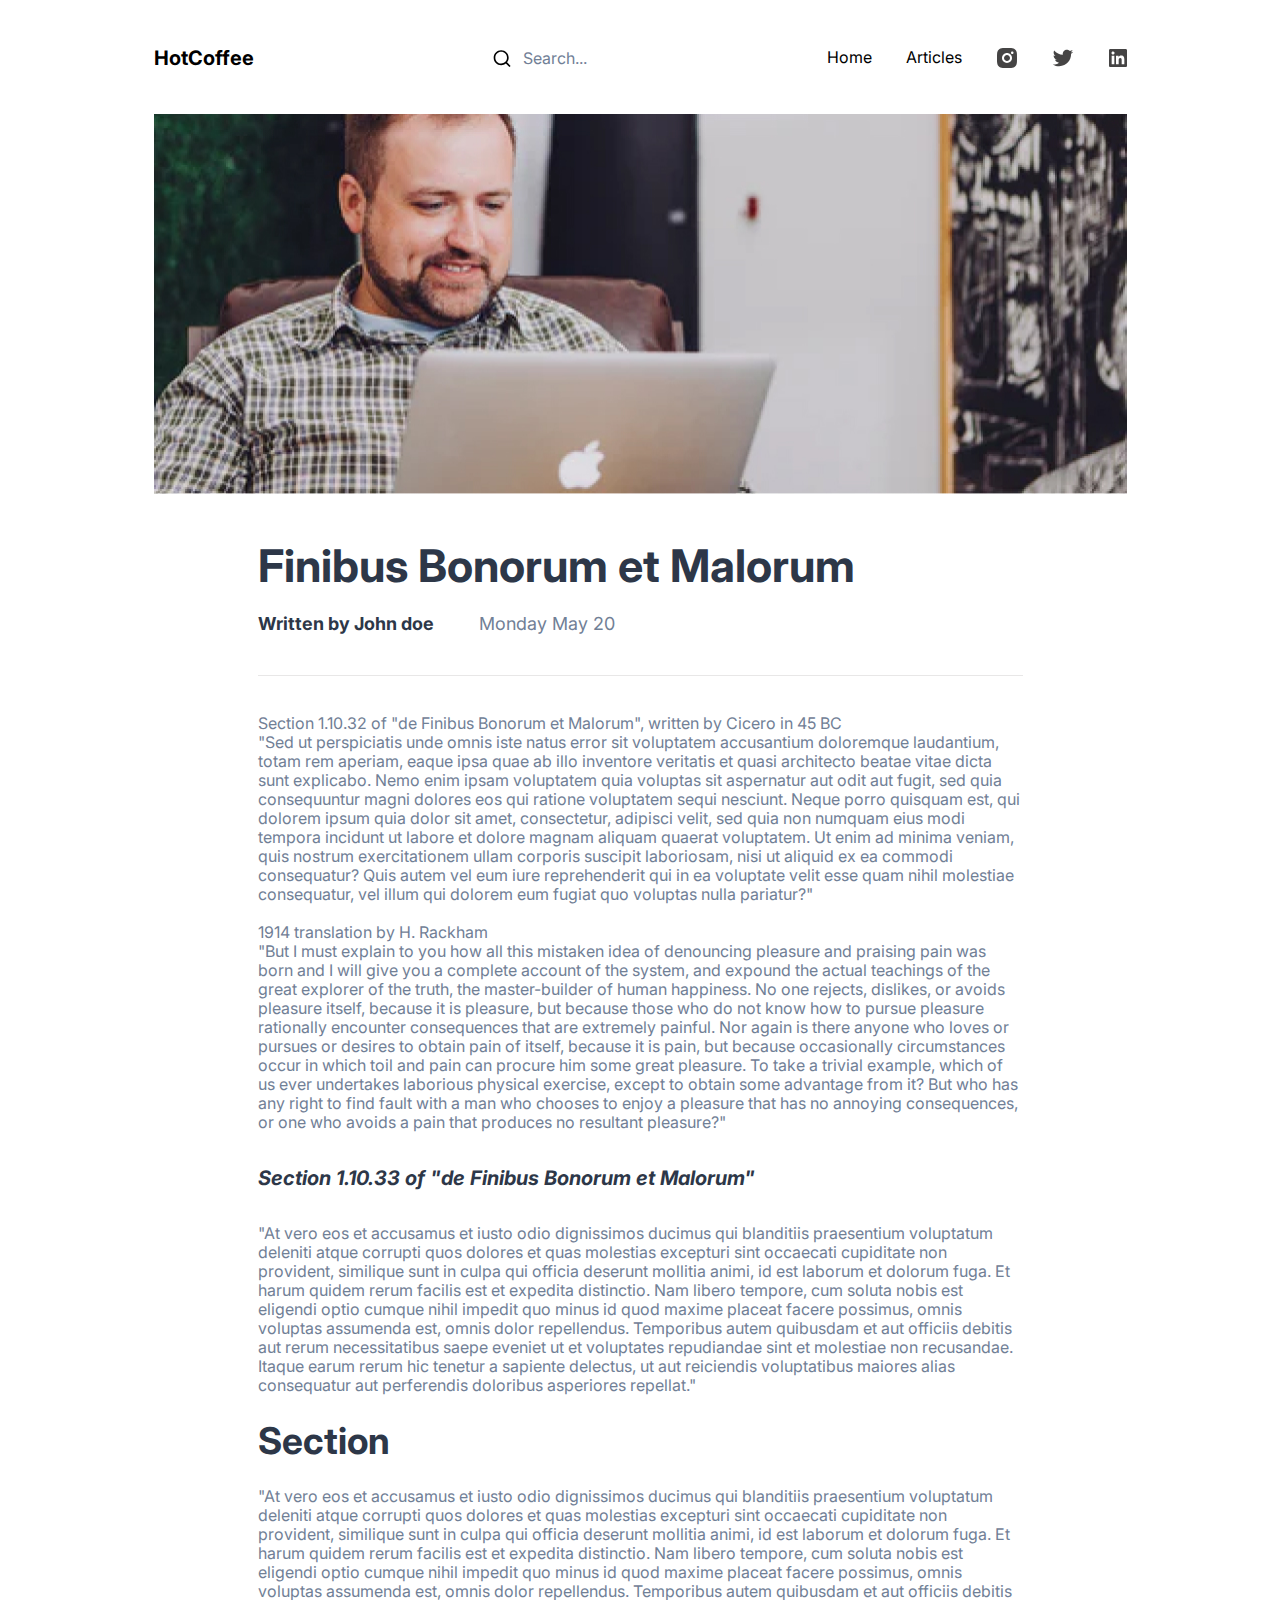
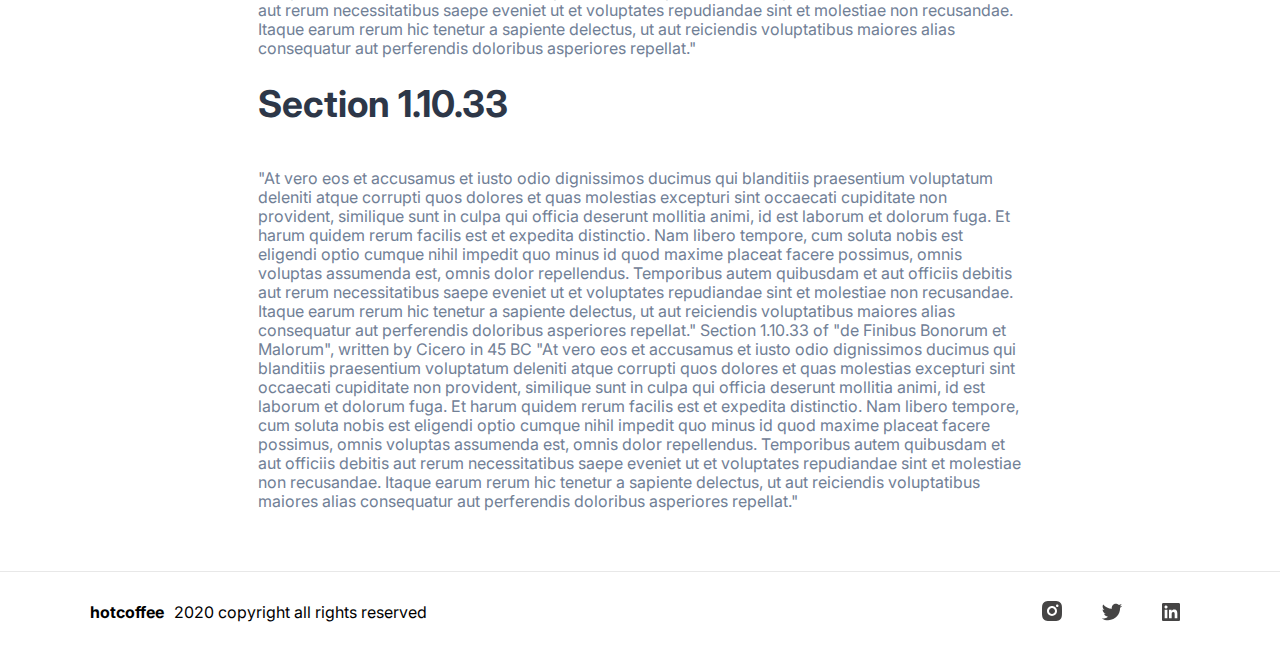
<file: page2.html>
<!DOCTYPE html>
<html lang="en">
<head>
    <meta charset="UTF-8">
    <meta http-equiv="X-UA-Compatible" content="IE=edge">
    <meta name="viewport" content="width=device-width, initial-scale=1.0">
    <link rel="stylesheet" href="style/reset.css">
    <link rel="stylesheet" href="style/page2.css">
    <title>MAKE FUCKING COFFEE BETTER 2</title>
    <link rel="preconnect" href="https://fonts.googleapis.com">
    <link rel="preconnect" href="https://fonts.gstatic.com" crossorigin>
    <link href="https://fonts.googleapis.com/css2?family=Inter:wght@500&display=swap" rel="stylesheet">
</head>
<body>
    <div class="centring">
        <header>
            <div class="header_navigation"> 
                <h1>HotCoffee</h1>
                <div class="header_nav_search">
                    <img src="img/search.svg" alt="search-logo">
                    <p>Search...</p>
                </div>
                <div class="header_nav_and_socials">
                    <p>Home</p>
                    <p>Articles</p>
                    <img src="img/instagram.svg" alt="instagram-logo">
                    <img src="img/twitter.svg" alt="twitter-logo">
                    <img src="img/in.svg" alt="IN-logo">
                </div>
            </div>
            <img src="img/page_2_background.jpg">
        </header>
    </div>
    <div class="main">
        <div class="container">
            <div class="main_text">
                <div class="main_title_and_date">
                    <h1>Finibus Bonorum et Malorum</h1>
                    <div class="date">
                        <h1>Written by John doe</h1>
                        <p>Monday  May 20</p>
                    </div>
                </div>
            <div class="main_text_description">
                Section 1.10.32 of "de Finibus Bonorum et Malorum", written by Cicero in 45 BC <br>
"Sed ut perspiciatis unde omnis iste natus error sit voluptatem accusantium doloremque laudantium, totam rem aperiam, eaque ipsa quae ab illo inventore veritatis et quasi architecto beatae vitae dicta sunt explicabo. Nemo enim ipsam voluptatem quia voluptas sit aspernatur aut odit aut fugit, sed quia consequuntur magni dolores eos qui ratione voluptatem sequi nesciunt. Neque porro quisquam est, qui dolorem ipsum quia dolor sit amet, consectetur, adipisci velit, sed quia non numquam eius modi tempora incidunt ut labore et dolore magnam aliquam quaerat voluptatem. Ut enim ad minima veniam, quis nostrum exercitationem ullam corporis suscipit laboriosam, nisi ut aliquid ex ea commodi consequatur? Quis autem vel eum iure reprehenderit qui in ea voluptate velit esse quam nihil molestiae consequatur, vel illum qui dolorem eum fugiat quo voluptas nulla pariatur?"<br><br>

1914 translation by H. Rackham <br>
"But I must explain to you how all this mistaken idea of denouncing pleasure and praising pain was born and I will give you a complete account of the system, and expound the actual teachings of the great explorer of the truth, the master-builder of human happiness. No one rejects, dislikes, or avoids pleasure itself, because it is pleasure, but because those who do not know how to pursue pleasure rationally encounter consequences that are extremely painful. Nor again is there anyone who loves or pursues or desires to obtain pain of itself, because it is pain, but because occasionally circumstances occur in which toil and pain can procure him some great pleasure. To take a trivial example, which of us ever undertakes laborious physical exercise, except to obtain some advantage from it? But who has any right to find fault with a man who chooses to enjoy a pleasure that has no annoying consequences, or one who avoids a pain that produces no resultant pleasure?"<br>
<br>
<h2>Section 1.10.33 of "de Finibus Bonorum et Malorum"</h2><br>

"At vero eos et accusamus et iusto odio dignissimos ducimus qui blanditiis praesentium voluptatum deleniti atque corrupti quos dolores et quas molestias excepturi sint occaecati cupiditate non provident, similique sunt in culpa qui officia deserunt mollitia animi, id est laborum et dolorum fuga. Et harum quidem rerum facilis est et expedita distinctio. Nam libero tempore, cum soluta nobis est eligendi optio cumque nihil impedit quo minus id quod maxime placeat facere possimus, omnis voluptas assumenda est, omnis dolor repellendus. Temporibus autem quibusdam et aut officiis debitis aut rerum necessitatibus saepe eveniet ut et voluptates repudiandae sint et molestiae non recusandae. Itaque earum rerum hic tenetur a sapiente delectus, ut aut reiciendis voluptatibus maiores alias consequatur aut perferendis doloribus asperiores repellat."<br>
<br>
<h1>Section</h1><br>

"At vero eos et accusamus et iusto odio dignissimos ducimus qui blanditiis praesentium voluptatum deleniti atque corrupti quos dolores et quas molestias excepturi sint occaecati cupiditate non provident, similique sunt in culpa qui officia deserunt mollitia animi, id est laborum et dolorum fuga. Et harum quidem rerum facilis est et expedita distinctio. Nam libero tempore, cum soluta nobis est eligendi optio cumque nihil impedit quo minus id quod maxime placeat facere possimus, omnis voluptas assumenda est, omnis dolor repellendus. Temporibus autem quibusdam et aut officiis debitis aut rerum necessitatibus saepe eveniet ut et voluptates repudiandae sint et molestiae non recusandae. Itaque earum rerum hic tenetur a sapiente delectus, ut aut reiciendis voluptatibus maiores alias consequatur aut perferendis doloribus asperiores repellat."

<br><br>
<h1>Section 1.10.33</h1>
<br><br>
"At vero eos et accusamus et iusto odio dignissimos ducimus qui blanditiis praesentium voluptatum deleniti atque corrupti quos dolores et quas molestias excepturi sint occaecati cupiditate non provident, similique sunt in culpa qui officia deserunt mollitia animi, id est laborum et dolorum fuga. Et harum quidem rerum facilis est et expedita distinctio. Nam libero tempore, cum soluta nobis est eligendi optio cumque nihil impedit quo minus id quod maxime placeat facere possimus, omnis voluptas assumenda est, omnis dolor repellendus. Temporibus autem quibusdam et aut officiis debitis aut rerum necessitatibus saepe eveniet ut et voluptates repudiandae sint et molestiae non recusandae. Itaque earum rerum hic tenetur a sapiente delectus, ut aut reiciendis voluptatibus maiores alias consequatur aut perferendis doloribus asperiores repellat."
Section 1.10.33 of "de Finibus Bonorum et Malorum", written by Cicero in 45 BC
"At vero eos et accusamus et iusto odio dignissimos ducimus qui blanditiis praesentium voluptatum deleniti atque corrupti quos dolores et quas molestias excepturi sint occaecati cupiditate non provident, similique sunt in culpa qui officia deserunt mollitia animi, id est laborum et dolorum fuga. Et harum quidem rerum facilis est et expedita distinctio. Nam libero tempore, cum soluta nobis est eligendi optio cumque nihil impedit quo minus id quod maxime placeat facere possimus, omnis voluptas assumenda est, omnis dolor repellendus. Temporibus autem quibusdam et aut officiis debitis aut rerum necessitatibus saepe eveniet ut et voluptates repudiandae sint et molestiae non recusandae. Itaque earum rerum hic tenetur a sapiente delectus, ut aut reiciendis voluptatibus maiores alias consequatur aut perferendis doloribus asperiores repellat."
            </div>
            </div>
        </div>
    </div>
    <footer class="footer">
        <div>
            <h1>hotcoffee<p> 2020 copyright all rights reserved</p></h1>
        </div>
        <div>
            <img src="img/instagram.svg">
            <img src="img/twitter.svg">
            <img src="img/in.svg">
        </div>
    </footer>
</body>
</html>
</file>
<file: style/page2.css>
body > h1 , p {
    font-family: "Inter";
}

.container {
    margin: 0 auto;
    width: 765px;
}

.centring {
    display: flex;
    justify-content: center;
}

.header_navigation {
    display: flex;
    align-items: center;
    justify-content: space-between;
    padding-top: 46px;
    width: 973px;
}

.header_navigation {
    font-family: 'Inter';
    font-style: normal;
    font-weight: 700;
    font-size: 20px;
    line-height: 24px;

    color: #000000;
}

.header_nav_search {
    display: flex;
}

.header_nav_search > :last-child {
    padding-left: 12px;
    font-family: 'Inter';
    font-style: normal;
    font-weight: 400;
    font-size: 16px;
    line-height: 19px;
    color: #718096;
}

.header_nav_and_socials {
    display: flex;
    width: 300px;
    justify-content: space-between;
}

.header_nav_and_socials > p {
    font-family: 'Inter';
    font-style: normal;
    font-weight: 400;
    font-size: 16px;
    line-height: 19px;

    color: #000000;
}

header > img {
    margin-top: 44px;
    width: 973px;
    height: 380px;
}

.main_title_and_date {
    border-bottom: 1px solid #E8E7E7;
    padding-bottom: 40px;
}

.main_title_and_date > h1 {
    margin-top: 42px;
    font-family: 'Inter';
    font-style: normal;
    font-weight: 700;
    font-size: 45px;
    line-height: 54px;
    color: #2D3748;
}

.date {
    margin-top: 20px;
    display: flex;
}

.date > p {
    padding-left: 45px;
    font-family: 'Inter';
    font-style: normal;
    font-weight: 400;
    font-size: 18px;
    line-height: 22px;
    color: #718096;
}

.date > h1 {
    font-family: 'Inter';
    font-style: normal;
    font-weight: 700;
    font-size: 18px;
    line-height: 22px;
    color: #2D3748;
}

.main { 
    display: flex;

}

.main_text_description {
    
    padding-top: 38px;
    padding-bottom: 60px;
    text-align: left;
    font-family: 'Inter';
    font-style: normal;
    font-weight: 400;
    font-size: 16px;
    line-height: 19px;

    color: #718096;
}


.main_text_description > h2 {
    font-family: 'Inter';
    font-style: normal;
    font-weight: 700;
    font-size: 20px;
    line-height: 54px;
    color: #2D3748;
    font-style: italic;
}

.main_text_description > h1 {
    font-family: 'Inter';
    font-style: normal;
    font-weight: 700;
    font-size: 37px;
    line-height: 54px;
    color: #2D3748;
}

.footer {
    width: 100%;
    height: 80px;
    border-top: 1px solid #E8E8E8;
    display: flex;
    justify-content: space-between;
    align-items: center;
}

.footer > div {
    vertical-align: middle;
}

.footer > div > h1 {
    display: flex;
    font-family: 'Inter';
    font-style: normal;
    font-weight: 700;
    font-size: 16px;
    line-height: 19px;
    padding-left: 90px;
    color: #000000;
}

.footer > div > h1 > p {
    font-family: 'Inter';
    font-style: normal;
    font-weight: 400;
    font-size: 16px;
    line-height: 19px;
    padding-left: 10px;

    /* 600 */
    color: black;
}

.footer > :last-child > img{
    padding-left: 35px;
}

.footer > :last-child {
    padding-right: 100px;
}
    /*------------------------------------------ 
Responsive Grid Media Queries - 1280, 1024, 768, 
480 1280-1024 - desktop (default grid) 1024-768 - 
tablet landscape 768-480 - tablet 480-less - 
phone landscape & smaller 
--------------------------------------------*/ 
@media all and (min-width: 1024px) and (max-width: 1280px) {
    .reg {
        display: block;
        color: blue;
    }
    .reg p {
        color: blue;
    }
    } 
    @media all and (min-width: 768px) and (max-width: 1024px) { 
    
    } 
    @media all and (min-width: 480px) and (max-width: 768px) { 
    
    } 
    @media all and (max-width: 480px) {
    
    }
</file>
